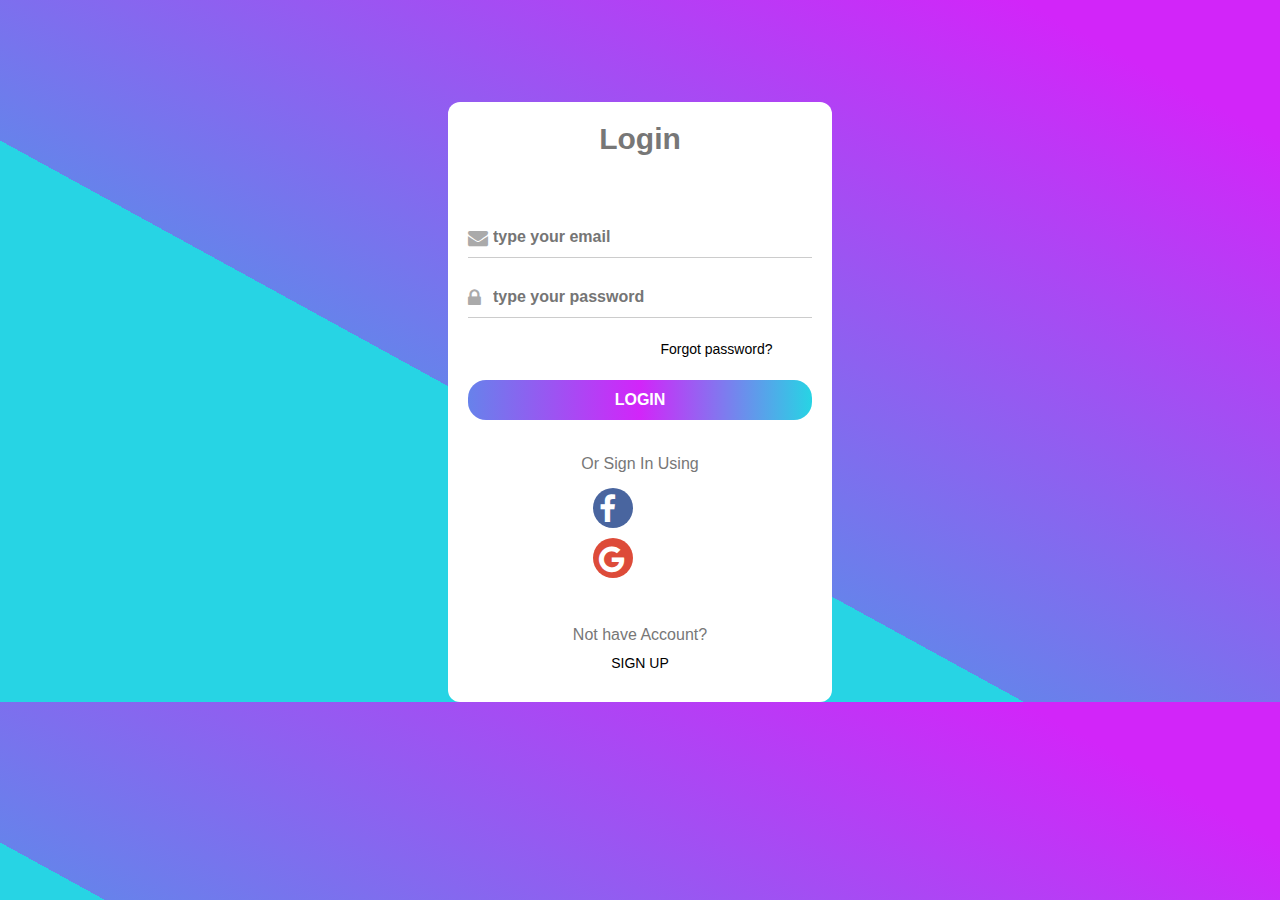
<file: index.html>
<!DOCTYPE html>
<html lang="en">

<head>
    <meta charset="UTF-8">
    <title>Login</title>

    <link rel="stylesheet" href="fonts/font-awesome-4.7.0/css/font-awesome.min.css">
    <link rel="stylesheet" href="css/login.css">
</head>

<body>
    <div id="container">
        <div id="form_container">
            <p class="heading">Login</p>
            <form action="home.html">
                <div class="input_with_icons">
                    <input type="email" placeholder="type your email">
                    <i class="fa fa-envelope icons">   </i>
                </div>
                <div class="input_with_icons">
                    <input type="password" placeholder="type your password">
                    <i class="fa fa-lock icons">   </i>
                </div>
                <p id="forgot_pass"><a href="forgot.html">Forgot password?</a></p>
                <div class="input_with_icons">
                    <input type="submit" value="LOGIN">
                </div>
                <p style="margin:25px 0px 10px">Or Sign In Using</p>
                <div class="social_container">
                    <div class="social_div fb" style="background-color: #49659f;">
                        <i class="fa fa-facebook social_icons" style="padding: 6px;"></i>
                    </div>
                    <div class="social_div google" style="background-color: #dd4b39;">
                        <i class="fa fa-google social_icons" style="padding: 6px;"></i>
                    </div>
                </div>
                <br>
                <p style="margin: 25px 0px 10px 0px;;">Not have Account?</p>
                <p style="margin: 0px 0px 10% 0px"><a href="sign_up.html">SIGN UP</a></p>
            </form>
        </div>
    </div>
</body>

</html>
</file>
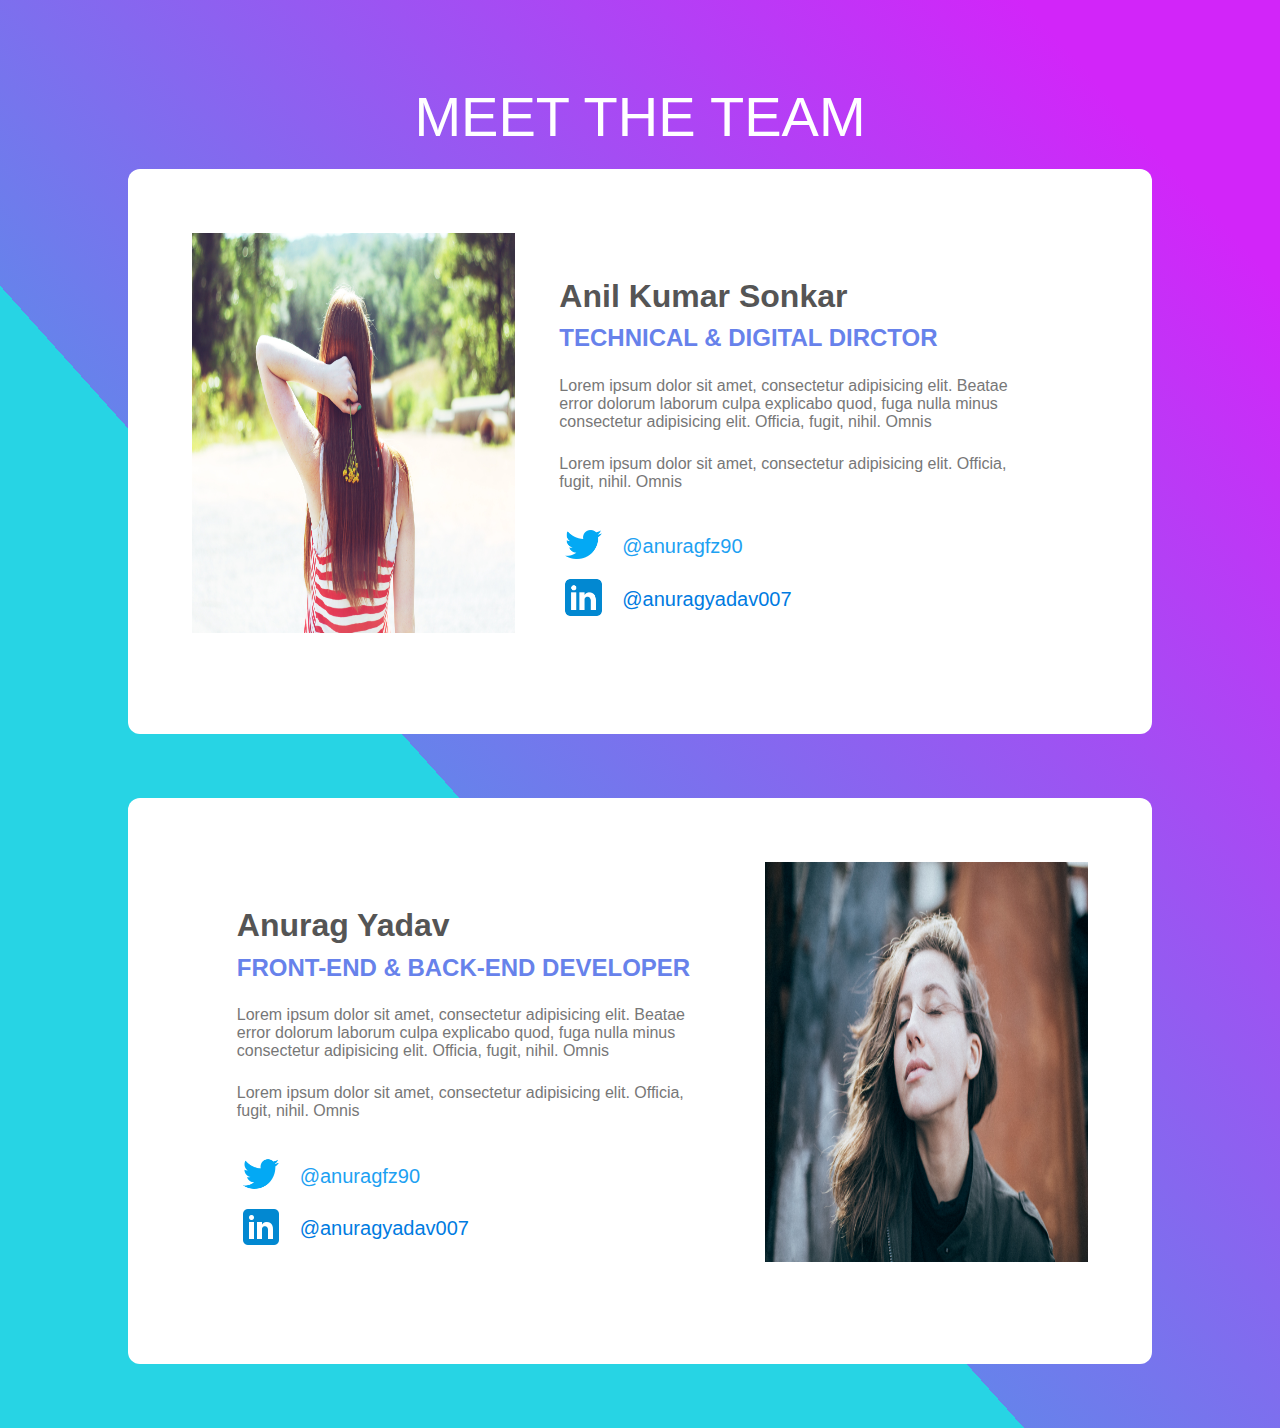
<file: about.html>
<!DOCTYPE html>
<html lang="en">

<head>
    <meta charset="UTF-8">
    <title>About Us</title>
    <link rel="stylesheet" href="css/about.css">
</head>

<body>
    <div id="container">
        <div id="top">
            <p id="heading">MEET THE TEAM</p>
        </div>
        <div class="row">
            <div class="image_div">
                <img src="image/1.jpg" alt="Emma Watson">
            </div>
            <div class="content_div">
                <h1 class="name">Anil Kumar Sonkar</h1>
                <h2 class="profession">TECHNICAL & DIGITAL DIRCTOR</h2>
                <p class="about">Lorem ipsum dolor sit amet, consectetur adipisicing elit. Beatae error dolorum laborum culpa explicabo quod, fuga nulla minus consectetur adipisicing elit. Officia, fugit, nihil. Omnis </p>
                <p class="about">Lorem ipsum dolor sit amet, consectetur adipisicing elit. Officia, fugit, nihil. Omnis </p>
                <div class="social_contact">
                    <div class="social_row">
                        <a href=""><img src="image/twitter.png" alt=""><p style="color: #1da1f2">@anuragfz90</p></a>
                    </div>
                    <div class="social_row">
                        <a href=""><img src="image/linkedin.png" alt=""><p style="color: rgb(0,123,225)">@anuragyadav007</p></a>
                    </div>
                </div>
            </div>
        </div>
        <div class="row">
            <div class="content_div">
                <h1 class="name">Anurag Yadav</h1>
                <h2 class="profession">
                    <F>FRONT-END & BACK-END DEVELOPER</F>
                </h2>
                <p class="about">Lorem ipsum dolor sit amet, consectetur adipisicing elit. Beatae error dolorum laborum culpa explicabo quod, fuga nulla minus consectetur adipisicing elit. Officia, fugit, nihil. Omnis </p>
                <p class="about">Lorem ipsum dolor sit amet, consectetur adipisicing elit. Officia, fugit, nihil. Omnis </p>
                <div class="social_contact">
                    <div class="social_row">
                        <a href=""><img src="image/twitter.png" alt=""><p style="color: #1da1f2" >@anuragfz90</p></a>
                    </div>
                    <div class="social_row">
                        <a href=""><img src="image/linkedin.png" alt=""><p style="color: rgb(0,123,225)">@anuragyadav007</p></a>
                    </div>
                </div>
            </div>
            <div class="image_div">
                <img src="image/2.jpg" alt="Emma Watson">
            </div>
        </div>
    </div>
</body>

</html>
</file>
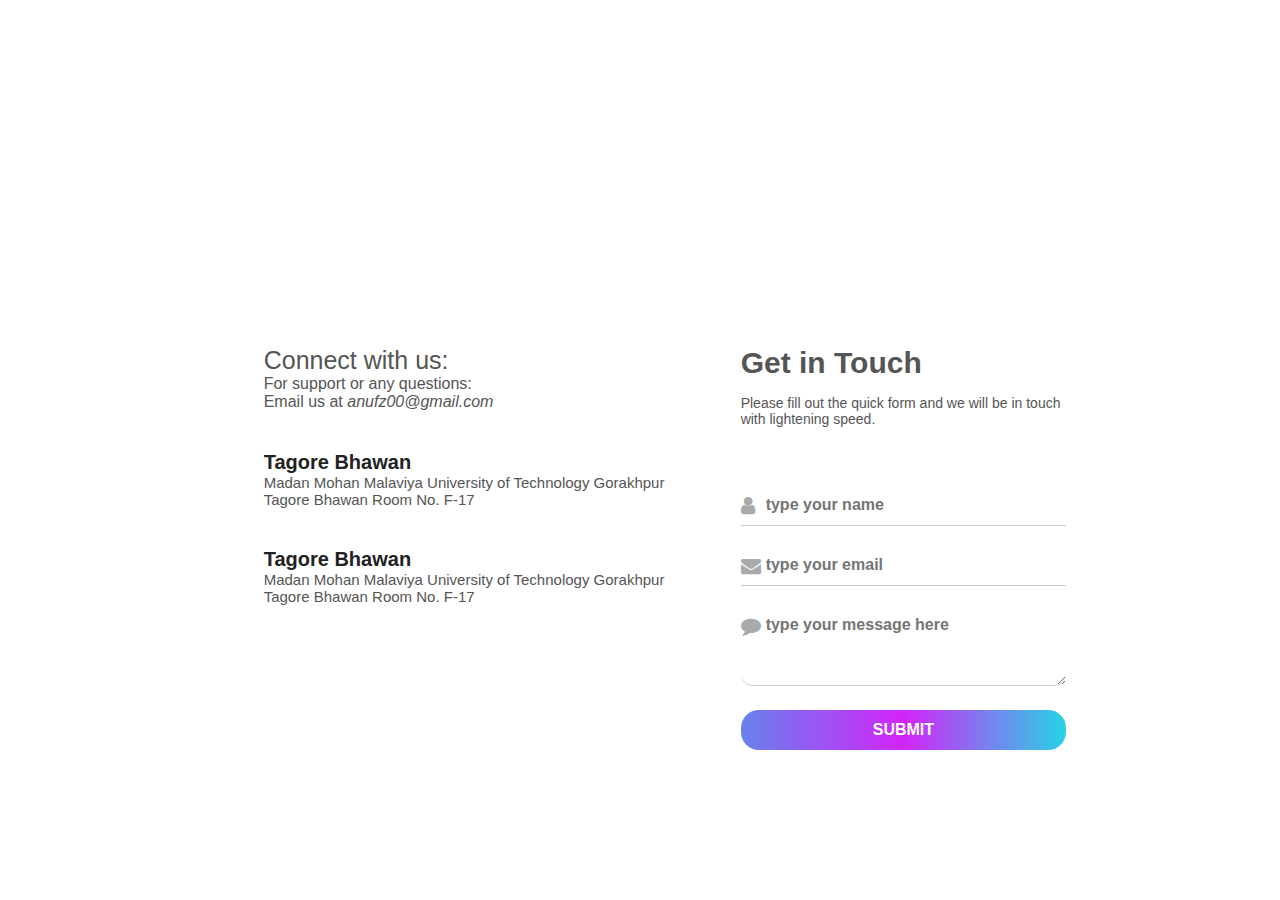
<file: contact.html>
<!DOCTYPE html>
<html lang="en">

<head>
    <meta charset="UTF-8">
    <title>Contact Us</title>
    <link rel="stylesheet" href="fonts/font-awesome-4.7.0/css/font-awesome.min.css">
    <link rel="stylesheet" href="css/contact.css">
</head>

<body>
    <div id="container">
        <div id="top">
            <iframe src="https://www.google.com/maps/embed?pb=!1m18!1m12!1m3!1d4524.346231366114!2d83.43222003490966!3d26.730782648861247!2m3!1f0!2f0!3f0!3m2!1i1024!2i768!4f13.1!3m3!1m2!1s0x39915ca3e2aa136b%3A0xc039bdf0211338a9!2sMadan+Mohan+Malaviya+University+Of+Technology!5e0!3m2!1sen!2sin!4v1521542824087" width="1500" height="300" frameborder="0" style="border:0" allowfullscreen></iframe>
        </div>
        <div id="bottom">
            <div id="left">
                <p id="connect">Connect with us:</p>
                <p>
                    For support or any questions:<br> Email us at <a href="">anufz00@gmail.com</a>
                </p>
                <div class="contact_address">
                    <p>Tagore Bhawan</p>
                    <p>
                        Madan Mohan Malaviya University of Technology Gorakhpur<br> Tagore Bhawan Room No. F-17
                    </p>
                </div>
                <div class="contact_address">
                    <p>Tagore Bhawan</p>
                    <p>
                        Madan Mohan Malaviya University of Technology Gorakhpur<br> Tagore Bhawan Room No. F-17
                    </p>
                </div>
            </div>
            <div id="right">
                <div id="form_container">
                    <p class="heading">Get in Touch</p>
                    <p class="info">Please fill out the quick form and we will be in touch with lightening speed.</p>
                    <form action="">
                        <div class="input_with_icons">
                            <input type="email" placeholder="type your name">
                            <i class="fa fa-user icons">   </i>
                        </div>
                        <div class="input_with_icons">
                            <input type="email" placeholder="type your email">
                            <i class="fa fa-envelope icons">   </i>
                        </div>
                        <div class="input_with_icons">
                            <textarea name="" id="" cols="30" rows="10" placeholder="type your message here"></textarea>
                            <i class="fa fa-comment icons">   </i>
                        </div>
                        <div class="input_with_icons">
                            <input type="submit" value="SUBMIT">
                        </div>
                    </form>
                </div>
            </div>
        </div>
    </div>
</body>

</html>
</file>
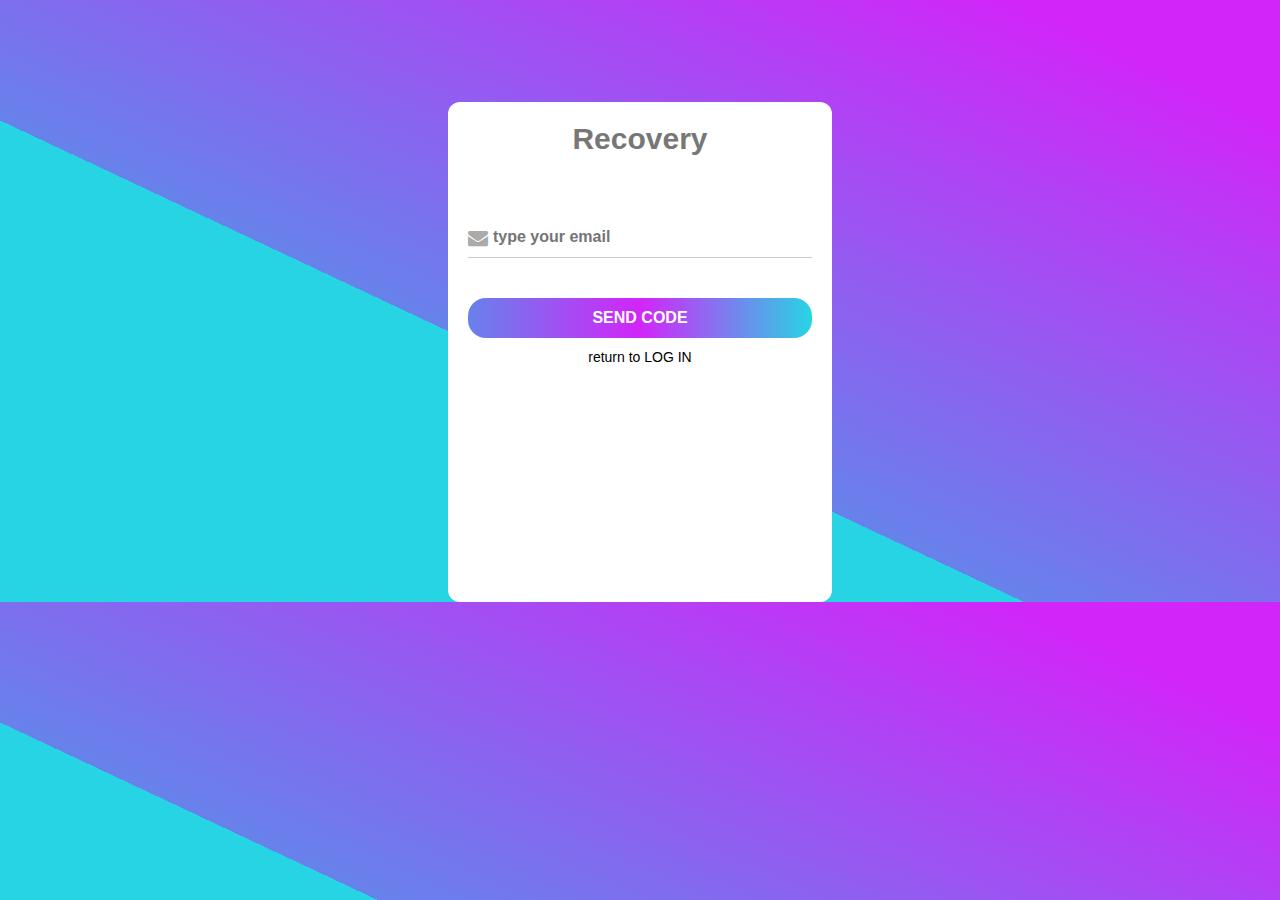
<file: forgot.html>
<!DOCTYPE html>
<html lang="en">

<head>
    <meta charset="UTF-8">
    <title>Login</title>

    <link rel="stylesheet" href="fonts/font-awesome-4.7.0/css/font-awesome.min.css">
    <link rel="stylesheet" href="css/forgot.css">
</head>

<body>
    <div id="container">
        <div id="form_container">
            <p class="heading">Recovery</p>
            <form action="">
                <div class="input_with_icons">
                    <input type="email" placeholder="type your email">
                    <i class="fa fa-envelope icons">   </i>
                </div>
                <div class="input_with_icons">
                    <input type="submit" value="SEND CODE">
                </div>
                <p style="margin: 0px 0px 10% 0px"><a href="login.html">return to LOG IN</a></p>
            </form>
        </div>
    </div>
</body>

</html>
</file>
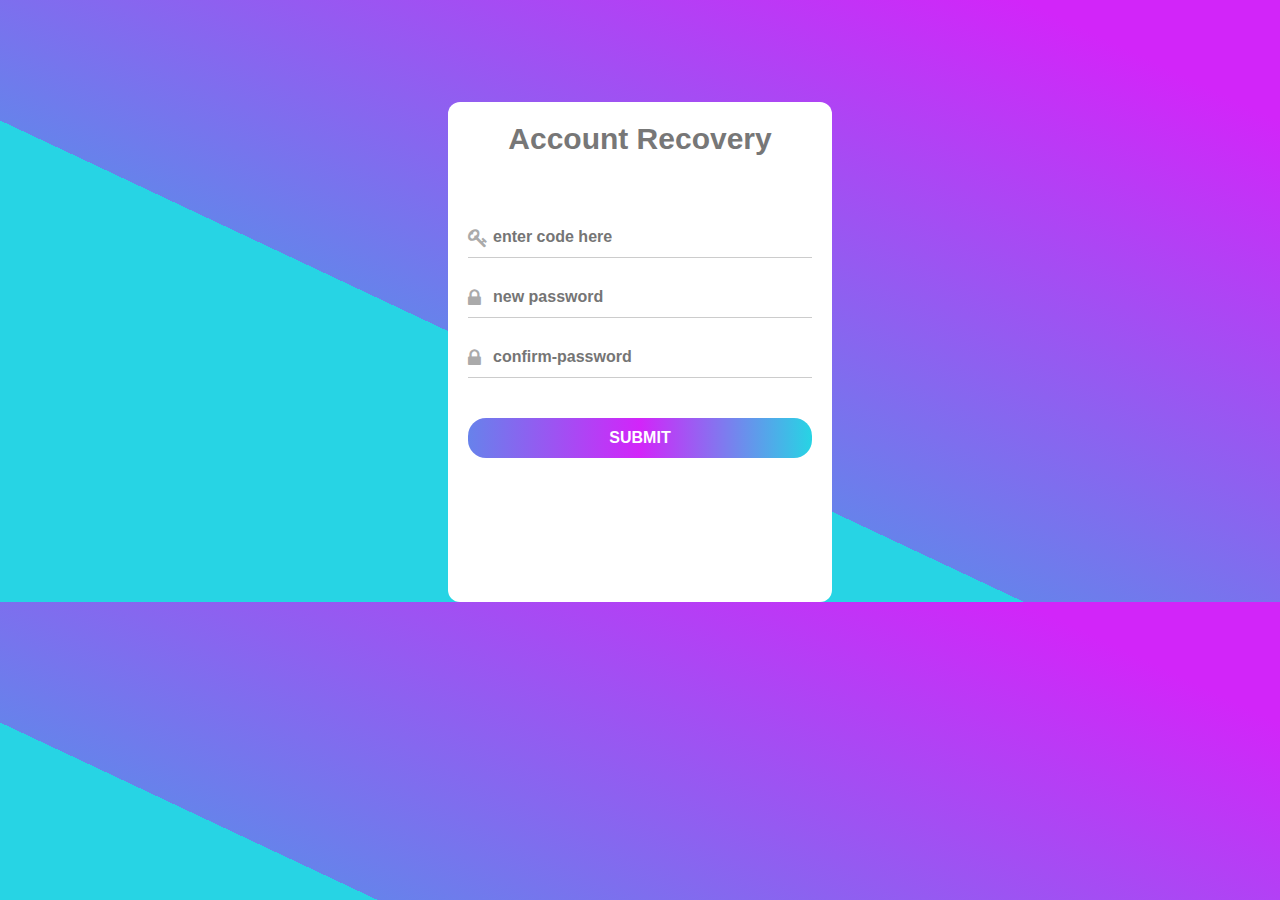
<file: forgot_recovery.html>
<!DOCTYPE html>
<html lang="en">

<head>
    <meta charset="UTF-8">
    <title>Login</title>

    <link rel="stylesheet" href="fonts/font-awesome-4.7.0/css/font-awesome.min.css">
    <link rel="stylesheet" href="css/forgot_recovery.css">
</head>

<body>
    <div id="container">
        <div id="form_container">
            <p class="heading">Account Recovery</p>
            <form action="">
                <div class="input_with_icons">
                    <input type="password" placeholder="enter code here">
                    <i class="fa fa-key icons">   </i>
                </div>
                <div class="input_with_icons">
                    <input type="password" placeholder="new password">
                    <i class="fa fa-lock icons">   </i>
                </div>
                <div class="input_with_icons">
                    <input type="password" placeholder="confirm-password">
                    <i class="fa fa-lock icons">   </i>
                </div>
                <div class="input_with_icons">
                    <input type="submit" value="SUBMIT">
                </div>
            </form>
        </div>
    </div>
</body>

</html>
</file>
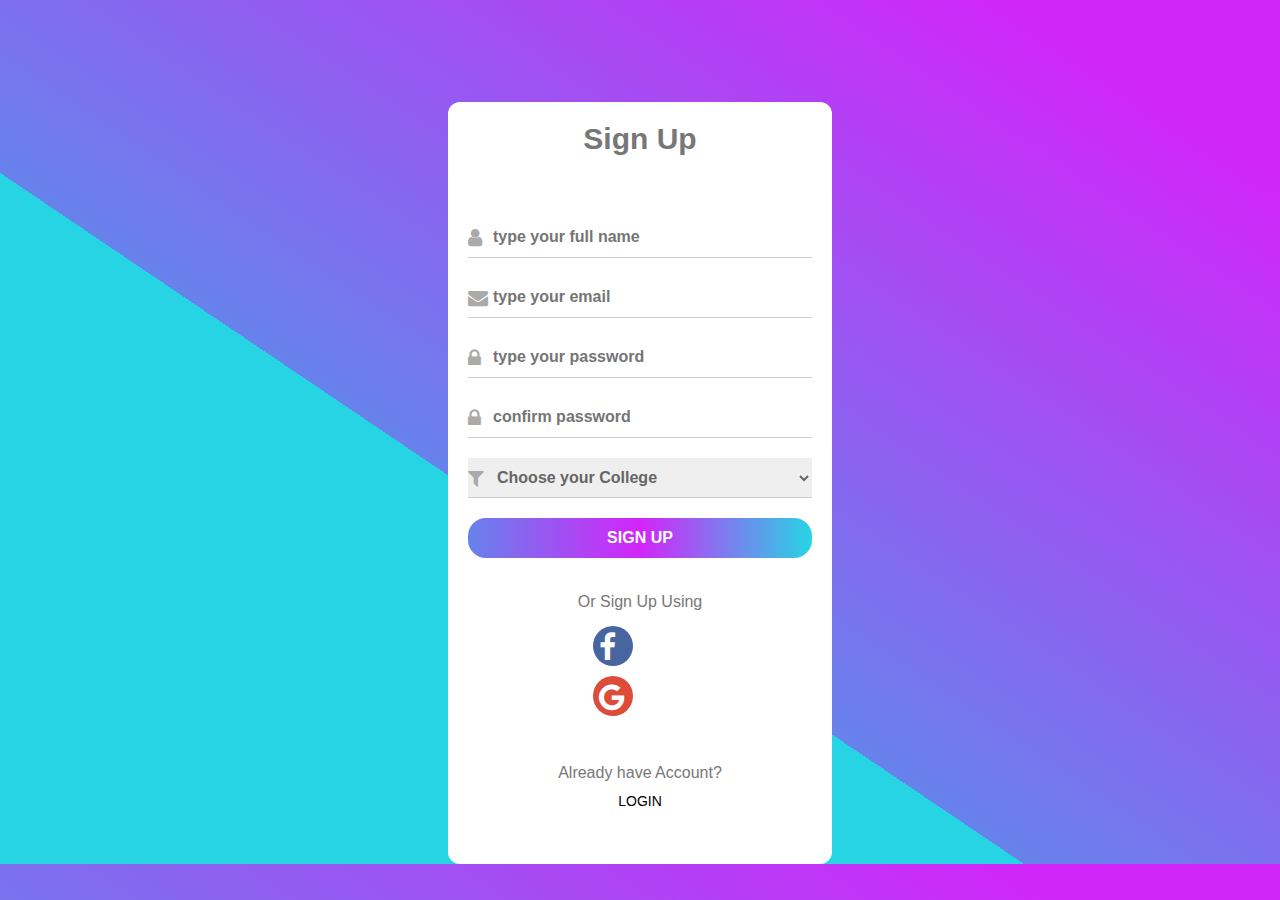
<file: sign_up.html>
<!DOCTYPE html>
<html lang="en">

<head>
    <meta charset="UTF-8">
    <title>Login</title>

    <link rel="stylesheet" href="fonts/font-awesome-4.7.0/css/font-awesome.min.css">
    <link rel="stylesheet" href="css/sign_up.css">
</head>

<body>
    <div id="container">
        <div id="form_container">
            <p class="heading">Sign Up</p>
            <form action="">
                <div class="input_with_icons">
                    <input type="email" placeholder="type your full name">
                    <i class="fa fa-user icons">   </i>
                </div>
                <div class="input_with_icons">
                    <input type="email" placeholder="type your email">
                    <i class="fa fa-envelope icons">   </i>
                </div>
                <div class="input_with_icons">
                    <input type="password" placeholder="type your password">
                    <i class="fa fa-lock icons">   </i>
                </div>
                <div class="input_with_icons">
                    <input type="password" placeholder="confirm password">
                    <i class="fa fa-lock icons">   </i>
                </div>
                <div class="input_with_icons">
                    <select name="" id="">
                        <option value="">Choose your College</option>
                        <option value="">MMMUT GORAKHPUR</option>
                        <option value="">    IET LUCKNOW</option>
                        <option value="">HBTI KANPUT</option>
                    </select>
                    <i class="fa fa-filter icons">   </i>
                </div>
                <div class="input_with_icons">
                    <input type="submit" value="SIGN UP">
                </div>
                <p style="margin:25px 0px 10px">Or Sign Up Using</p>
                <div class="social_container">
                    <div class="social_div fb" style="background-color: #49659f;">
                        <i class="fa fa-facebook social_icons" style="padding: 6px;"></i>
                    </div>
                    <div class="social_div google" style="background-color: #dd4b39;">
                        <i class="fa fa-google social_icons" style="padding: 6px;"></i>
                    </div>
                </div>
                <br>
                <p style="margin: 25px 0px 10px 0px;;">Already have Account?</p>
                <p style="margin: 0px 0px 10% 0px"><a href="login.html">LOGIN</a></p>
            </form>
        </div>
    </div>
</body>

</html>
</file>
<file: css/login.css>
* {
    margin: 0;
    padding: 0;
    box-sizing: border-box;
    font-family: sans-serif;
}

body {
    background: linear-gradient(to top right, #27d4e4 40%, #6782eb 5%, #d225f9 90%);
}

p {
    text-align: center;
    color: #777;
}



#form_container {
    padding: 20px;
    width: 30%;
    height: 600px;
    margin: 0 auto;
    border-radius: 12px;
    background-color: white;
    margin-top: 8%;
}

form {
    margin-top: 15%;
}

.input_with_icons {
    position: relative;
    width: 100%;
    margin: 0 auto;
}

input {
    width: 100%;
    border-top: none;
    border-left: none;
    border-right: none;
    border-bottom: 1px solid #ccc;
    outline: none;
    height: 40px;
    font-weight: bold;
    font-size: 16px;
    padding-left: 25px;
    margin-top: 10px;
    margin-bottom: 10px;

}

.input_with_icons > i {
    position: absolute;
    top: 20px;
    left: 0;
}

.icons {
    color: #aaa;
    font-size: 20px;
}

input[type=submit] {
    border-radius: 18px;
    width: 100%;
    border: none;
    background: linear-gradient(to right, #6782eb, #d225f9, #27d4e4);
    cursor: pointer;
    padding-left: 0px;
    color: white;
    margin-top: 10px;
}

input[type=submit]:hover {
    box-shadow: 0px 0px 2px 0px #d225f9;
}

.heading {
    font-size: 30px;
    font-weight: bolder;
}

.social_container {
    width: 30%;
    margin: 0 auto;
    position: relative;

}

.social_div {
    display: inline-block;
    width: 40px;
    height: 40px;
    border-radius: 50%;
    margin: 5px;
    cursor: pointer;
}

#forgot_pass {

    text-align: right;
    margin-right: 8%;
    padding: 12px;
    color: black;
}

p a {
    color: black;
    font-size: 14px;
}

a {
    text-decoration: none;
}

a:hover {
    color: #d225f9;
}

.social_icons {
    font-size: 30px;
    color: white;
}
</file>
<file: css/about.css>
* {
    margin: 0;
    padding: 0;
    box-sizing: border-box;
    font-family: sans-serif;
}

body {
    background: linear-gradient(to top right, #27d4e4 40%, #6782eb 5%, #d225f9 90%);
}

.row {
    display: flex;
    margin: 0 auto;
    margin-left: 10%;
    margin-right: 10%;
    padding: 5%;
    background-color: white;
    border-radius: 12px;
}

.row:nth-child(1) {
    margin-top: 5%;
}

.row:last-child {
    margin-top: 5%;
    margin-bottom: 5%;
}

.image_div {
    flex: 2;
}

.content_div {
    flex: 3;
    padding: 5%;
}

img {
    width: 100%;
    height: 400px;
}

.name {
    color: #555;
}

.profession {
    color: #6782eb;
    padding-top: 2%;
}

.about {
    padding-top: 5%;
    color: #777;
    text-align: left;
}

#heading {
    text-align: center;
    font-size: 3.5em;
    color: white;
    padding: 20px;
    margin-top: 5%;
}

.social_contact {
    margin-top: 30px;
}

.social_row {
    position: relative;
}

.social_row > a > p {
    display: inline-block;
    position: absolute;
    padding: 3%;
    font-size: 20px;
}

.social_row > a > img {
    width: 10%;
    height: 10%;
}
</file>
<file: css/contact.css>
* {
    margin: 0;
    padding: 0;
    box-sizing: border-box;
    font-family: sans-serif;
}

p {
    color: #555;
}

p > a {
    text-decoration: none;
    font-style: italic;
    color: #555;
}

p > a:hover {
    color: #6782eb;

}

#connect {
    color: #555;
    font-size: 25px;
    margin-top: 10%;
}

#info {
    color: #111;
}

.heading {
    font-size: 30px;
    font-weight: bolder;
}

.contact_address {
    margin-top: 40px;
}

.contact_address p:nth-child(1) {
    color: #222;
    font-size: 20px;
    font-weight: bold;
}

.contact_address p:nth-child(2) {
    font-size: 15px;
}

#form_container {
    padding: 20px;
    padding-top: 0px;
    width: 80%;
    border-radius: 12px;
    background-color: white;
    margin-top: 10%;
}

form {
    margin-top: 15%;
}

.input_with_icons {
    position: relative;
    width: 100%;
    margin: 0 auto;
}

input {
    width: 100%;
    border-top: none;
    border-left: none;
    border-right: none;
    border-bottom: 1px solid #ccc;
    outline: none;
    height: 40px;
    font-weight: bold;
    font-size: 16px;
    padding-left: 25px;
    margin-top: 10px;
    margin-bottom: 10px;
}

.input_with_icons > i {
    position: absolute;
    top: 20px;
    left: 0;
}

textarea {
    width: 100%;
    border-top: none;
    border-left: none;
    border-right: none;
    border-bottom: 1px solid #ccc;
    outline: none;
    height: 80px;
    font-weight: bold;
    font-size: 16px;
    padding-left: 25px;
    margin-top: 10px;
    margin-bottom: 10px;
    padding-top: 10px;
    border-radius: 12px;
}

.icons {
    color: #aaa;
    font-size: 20px;
}

input[type=submit] {
    border-radius: 18px;
    width: 100%;
    border: none;
    background: linear-gradient(to right, #6782eb, #d225f9, #27d4e4);
    cursor: pointer;
    padding-left: 0px;
    color: white;
    margin-top: 10px;
}

input[type=submit]:hover {
    box-shadow: 0px 0px 2px 0px #d225f9;
}

.heading {
    font-size: 30px;
    font-weight: bolder;
}

.info {
    margin-top: 15px;
    font-size: 14px;
}

#left {
    flex: 1;
    padding-left: 15%;
}

#right {
    flex: 1;
}

#bottom {
    display: flex;
    margin: 0 auto;
    margin-left: 8%;
    margin-right: 8%;
}

#top {
    width: 100%;
    height: 300px;
}
</file>
<file: css/forgot.css>
* {
    margin: 0;
    padding: 0;
    box-sizing: border-box;
    font-family: sans-serif;
}

body {
    background: linear-gradient(to top right, #27d4e4 40%, #6782eb 5%, #d225f9 90%);
}

p {
    text-align: center;
    color: #777;
}

#form_container {
    padding: 20px;
    width: 30%;
    min-height: 500px;
    margin: 0 auto;
    border-radius: 12px;
    background-color: white;
    margin-top: 8%;
}

form {
    margin-top: 15%;
}

.input_with_icons {
    position: relative;
    width: 100%;
    margin: 0 auto;
}

input {
    width: 100%;
    border-top: none;
    border-left: none;
    border-right: none;
    border-bottom: 1px solid #ccc;
    outline: none;
    height: 40px;
    font-weight: bold;
    font-size: 16px;
    padding-left: 25px;
    margin-top: 10px;
    margin-bottom: 10px;

}

.input_with_icons > i {
    position: absolute;
    top: 20px;
    left: 0;
}

.icons {
    color: #aaa;
    font-size: 20px;
}

input[type=submit] {
    border-radius: 18px;
    width: 100%;
    border: none;
    background: linear-gradient(to right, #6782eb, #d225f9, #27d4e4);
    cursor: pointer;
    padding-left: 0px;
    color: white;
    margin-top: 30px;
}

input[type=submit]:hover {
    box-shadow: 0px 0px 2px 0px #d225f9;
}

.heading {
    font-size: 30px;
    font-weight: bolder;
}

.social_container {
    width: 30%;
    margin: 0 auto;
    position: relative;

}

.social_div {
    display: inline-block;
    width: 40px;
    height: 40px;
    border-radius: 50%;
    margin: 5px;
    cursor: pointer;
}

#forgot_pass {

    text-align: right;
    margin-right: 8%;
    padding: 12px;
    color: black;
}

p a {
    color: black;
    font-size: 14px;
}

a {
    text-decoration: none;
}

a:hover {
    color: #d225f9;
}

.social_icons {
    font-size: 30px;
    color: white;
}

s
</file>
<file: css/forgot_recovery.css>
* {
    margin: 0;
    padding: 0;
    box-sizing: border-box;
    font-family: sans-serif;
}

body {
    background: linear-gradient(to top right, #27d4e4 40%, #6782eb 5%, #d225f9 90%);
}

p {
    text-align: center;
    color: #777;
}

#form_container {
    padding: 20px;
    width: 30%;
    min-height: 500px;
    margin: 0 auto;
    border-radius: 12px;
    background-color: white;
    margin-top: 8%;
}

form {
    margin-top: 15%;
}

.input_with_icons {
    position: relative;
    width: 100%;
    margin: 0 auto;
}

input {
    width: 100%;
    border-top: none;
    border-left: none;
    border-right: none;
    border-bottom: 1px solid #ccc;
    outline: none;
    height: 40px;
    font-weight: bold;
    font-size: 16px;
    padding-left: 25px;
    margin-top: 10px;
    margin-bottom: 10px;

}

.input_with_icons > i {
    position: absolute;
    top: 20px;
    left: 0;
}

.icons {
    color: #aaa;
    font-size: 20px;
}

input[type=submit] {
    border-radius: 18px;
    width: 100%;
    margin: 0 auto;
    border: none;
    background: linear-gradient(to right, #6782eb, #d225f9, #27d4e4);
    cursor: pointer;
    padding-left: 0px;
    color: white;
    margin-top: 30px;
}

input[type=submit]:hover {
    box-shadow: 0px 0px 2px 0px #d225f9;
}

.heading {
    font-size: 30px;
    font-weight: bolder;
}

.social_container {
    width: 30%;
    margin: 0 auto;
    position: relative;

}

.social_div {
    display: inline-block;
    width: 40px;
    height: 40px;
    border-radius: 50%;
    margin: 5px;
    cursor: pointer;
}

#forgot_pass {

    text-align: right;
    margin-right: 8%;
    padding: 12px;
    color: black;
}

p a {
    color: black;
    font-size: 14px;
}

a {
    text-decoration: none;
}

a:hover {
    color: #d225f9;
}

.social_icons {
    font-size: 30px;
    color: white;
}

s
</file>
<file: css/sign_up.css>
* {
    margin: 0;
    padding: 0;
    box-sizing: border-box;
    font-family: sans-serif;
}

body {
    background: linear-gradient(to top right, #27d4e4 40%, #6782eb 5%, #d225f9 90%);
}

p {
    text-align: center;
    color: #777;
}



#form_container {
    padding: 20px;
    width: 30%;
    margin: 0 auto;
    border-radius: 12px;
    background-color: white;
    margin-top: 8%;
}

form {
    margin-top: 15%;
}

.input_with_icons {
    position: relative;
    width: 100%;
    margin: 0 auto;
}

input {
    width: 100%;
    border-top: none;
    border-left: none;
    border-right: none;
    border-bottom: 1px solid #ccc;
    outline: none;
    height: 40px;
    font-weight: bold;
    font-size: 16px;
    padding-left: 25px;
    margin-top: 10px;
    margin-bottom: 10px;
}

select {
    width: 100%;
    border-top: none;
    border-left: none;
    border-right: none;
    border-bottom: 1px solid #ccc;
    outline: none;
    height: 40px;
    font-weight: bold;
    font-size: 16px;
    padding-left: 25px;
    margin-top: 10px;
    margin-bottom: 10px;
    color: #666;
    cursor: pointer;
}

select > option {
    border: none;
}

.input_with_icons > i {
    position: absolute;
    top: 20px;
    left: 0;
}

.icons {
    color: #aaa;
    font-size: 20px;
}

input[type=submit] {
    border-radius: 18px;
    width: 100%;
    border: none;
    background: linear-gradient(to right, #6782eb, #d225f9, #27d4e4);
    cursor: pointer;
    padding-left: 0px;
    color: white;
    margin-top: 10px;
}

input[type=submit]:hover {
    box-shadow: 0px 0px 2px 0px #d225f9;
}

.heading {
    font-size: 30px;
    font-weight: bolder;
}

.social_container {
    width: 30%;
    margin: 0 auto;
    position: relative;

}

.social_div {
    display: inline-block;
    width: 40px;
    height: 40px;
    border-radius: 50%;
    margin: 5px;
    cursor: pointer;
}

#forgot_pass {

    text-align: right;
    margin-right: 8%;
    padding: 12px;
    color: black;
}

p a {
    color: black;
    font-size: 14px;
}

a {
    text-decoration: none;
}

a:hover {
    color: #d225f9;
}

.social_icons {
    font-size: 30px;
    color: white;
}
</file>
